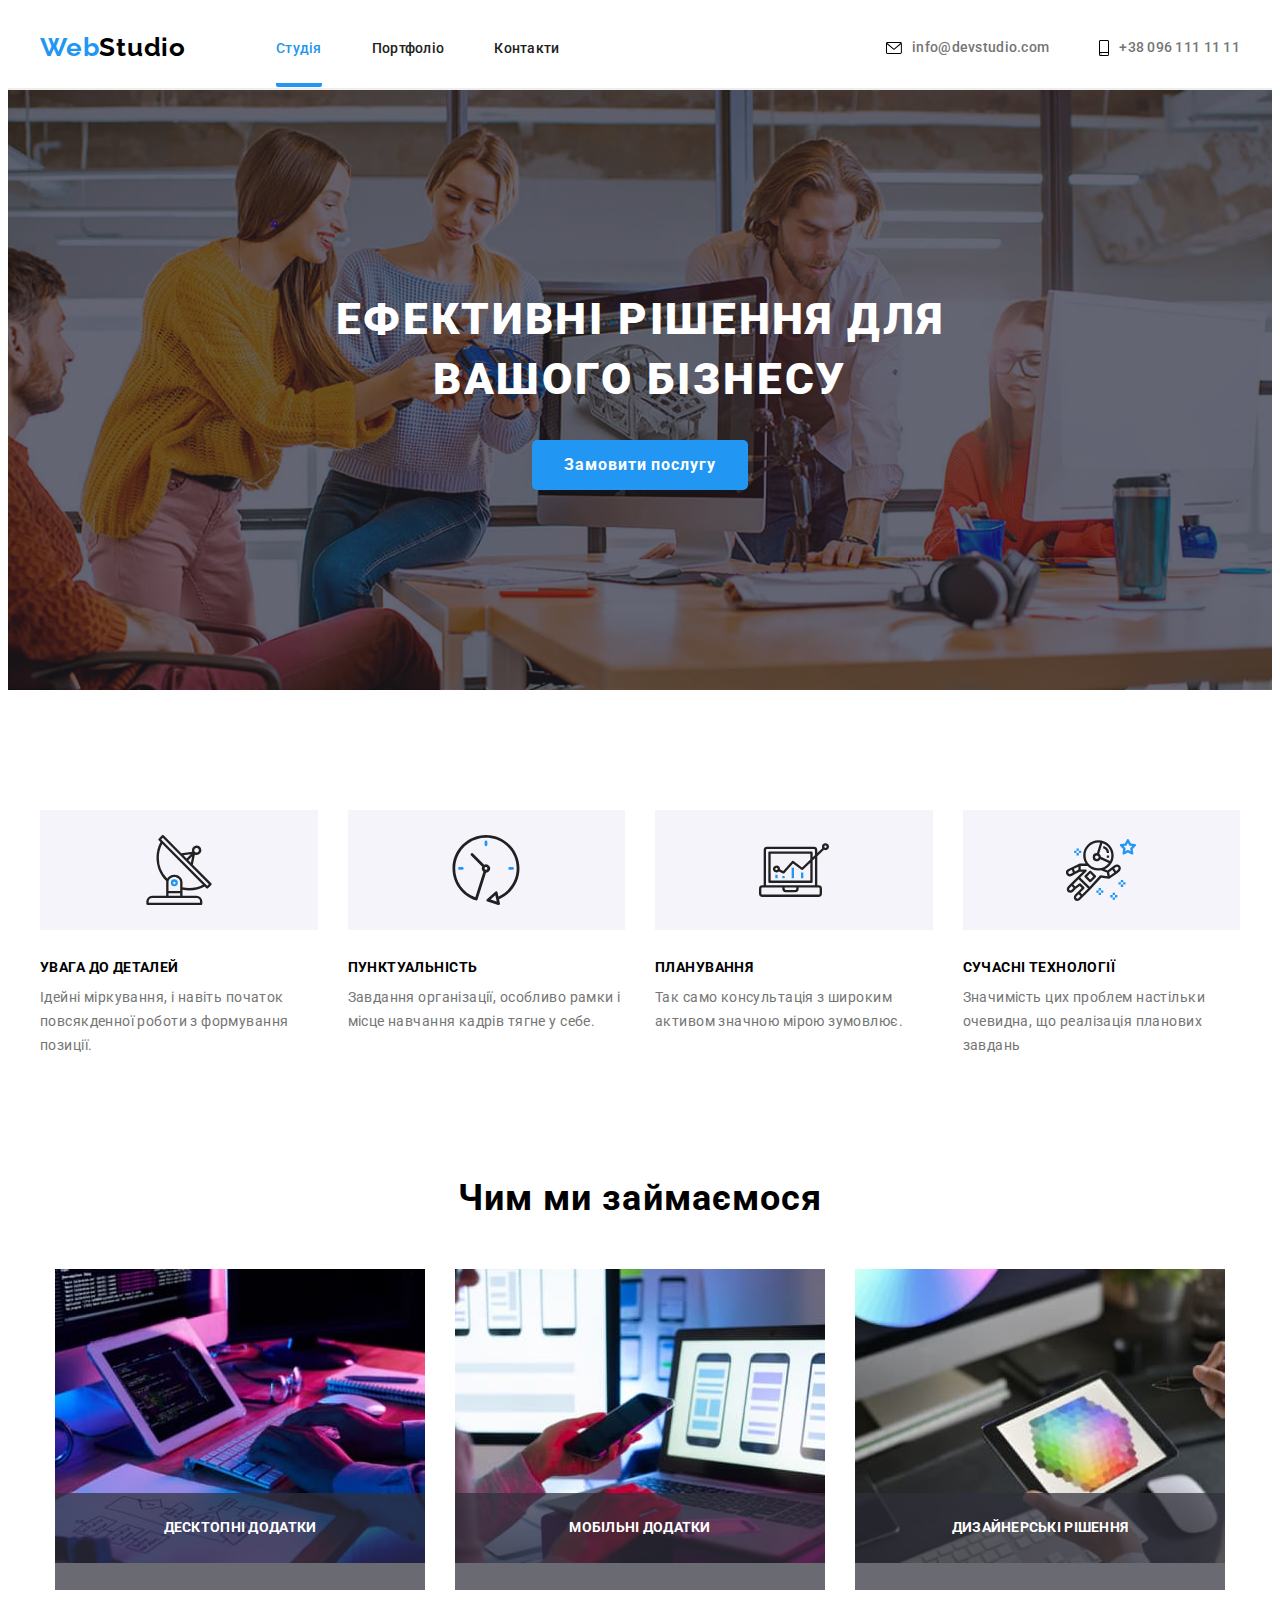
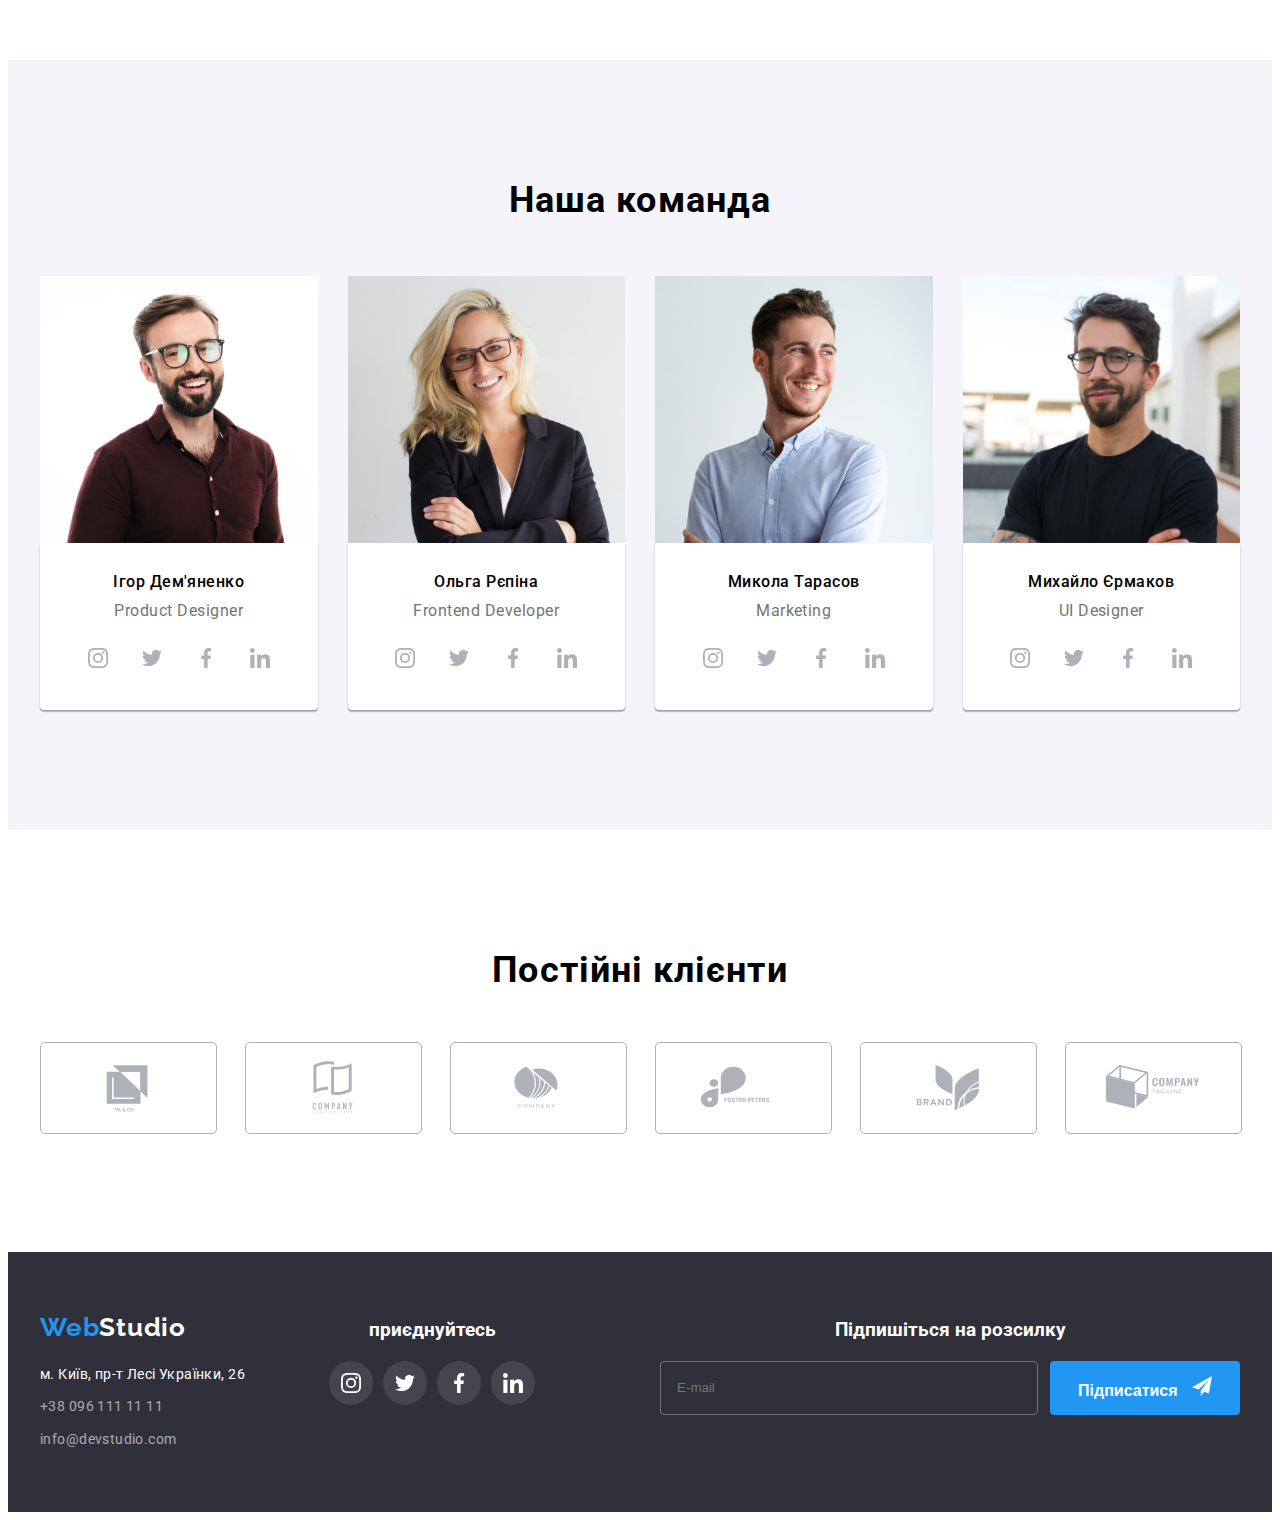
<file: index.html>
<!DOCTYPE html>
<html lang="uk">

<head>
    <meta charset="UTF-8">
    <meta http-equiv="X-UA-Compatible" content="IE=edge">
    <meta name="viewport" content="width=device-width, initial-scale=1.0">
    <link rel="preconnect" href="https://fonts.googleapis.com">
    <link rel="preconnect" href="https://fonts.gstatic.com" crossorigin>
    <link rel="stylesheet" href="https://cdnjs.cloudflare.com/ajax/libs/modern-normalize/1.1.0/modern-normalize.min.css" integrity="sha512-wpPYUAdjBVSE4KJnH1VR1HeZfpl1ub8YT/NKx4PuQ5NmX2tKuGu6U/JRp5y+Y8XG2tV+wKQpNHVUX03MfMFn9Q==" crossorigin="anonymous" referrerpolicy="no-referrer" />
    <link href="https://fonts.googleapis.com/css2?family=Raleway:wght@700&family=Roboto:wght@400;500;700;900&display=swap"
    rel="stylesheet">
    <link rel="stylesheet" href="./css/main.min.css">
    <link rel="stylesheet" href="./js/modal.js">
    <title>WebStudio</title>
</head>

<body>
    <header class="header header-container">
        <div class="container header-sss">
            <a class="logo" href="./index.html">Web <span class="logo2">Studio</span></a>
            <div class="main-menu">
                <nav class="nav">
                    <ul class="nav-list">
                        <li><a class="nav-link1" href="index.html">Студія</a></li>
                        <li><a class="nav-link2" href="portfolio.html">Портфоліо</a></li>
                        <li><a class="nav-link2" href="">Контакти</a></li>
                    </ul>
                </nav>
                <ul class="main-menu__contact">
                    <li class="main-menu__icon"><a class="main-menu__email" href="mailto:info@devstudio.com">
                            <svg class="header-container__phoneicon" width="16" height="12">
                                <use href="./img/mainimages/symbol-defs.svg#icon-envelope"></use>
                            </svg>info@devstudio.com
                        </a></li>
                    <li class="main-menu__icon"><a class="main-menu__phone" href="tel:+380961111111">
                        <svg class="header-container__phoneicon" width="10" height="16">
                            <use href="./img/mainimages/symbol-defs.svg#icon-smartphone-1"></use>
                        </svg>+38 096 111 11 11
                    </a></li>
                </ul>
            </div>
            <button class="menu-open" type="button" data-menu-open
            aria-expanded="false"
            aria-controls="mobile-menu"
            >
            <svg class="icon-close" width="40" height="40">
                <use href="./img/mainimages/symbol-defs.svg#mob-icon"></use>
            </svg>
            </button>
        </div>
        <div class="menu is-hidden" data-menu>
            <div class="container">
                <div class="mob-menu">
                    <button type="button" class="menu-close" data-menu-close>
                        <svg class="icon-close" width="18" height="18">
                            <use href="./img/mainimages/symbol-defs.svg#icon-close"></use>
                        </svg>
                    </button>
                    <ul class="menu-list">
                        <li class="menu-li"><a class="menu-link1" href="index.html">Студія</a></li>
                        <li class="menu-li"><a class="menu-link2" href="portfolio.html">Портфоліо</a></li>
                        <li class="menu-li"><a class="menu-link2" href="">Контакти</a></li>
                    </ul>
                </div>
                <div class="soc-link-menu">
                    <ul class="menu-container__contact">
                        <li class="menu-container__icon"><a class="menu-container__phone" href="tel:+380961111111">
                            +38 096 111 11 11
                        </a></li>
                        <li class="menu-container__icon"><a class="menu-container__email" href="mailto:info@devstudio.com">
                            info@devstudio.com
                            </a>
                        </li>
                    </ul>
                    <ul class="ul-link-menu">
                        <li class="li-soc-link"><a class="menu-link" href="">Instagram</a></li>
                        <li class="li-soc-link"><a class="menu-link" href="">Twitter</a></li>
                        <li class="li-soc-link"><a class="menu-link" href="">Facebook</a></li>
                        <li class="li-soc-link1"><a class="menu-link" href="">LinkedIn</a></li>
                    </ul>
                </div>
            </div>
        </div>
    </header>
    <main>
        <section class="mainsection section">
            <div class="container">
                <h1 class="maintext">ЕФЕКТИВНІ РІШЕННЯ ДЛЯ ВАШОГО БІЗНЕСУ</h1>
                <button class="btn" data-modal-open>Замовити послугу</button>
            </div>
        </section>
        <section class="section">
            <div class="container osobl">
                <h2 hidden>Наші особливості</h2>
                <ul class="osobl__list">
                    <li class="osobl__li">
                        <div class="osobl__icon">
                            <svg class="team-icons1" width="70" height="70">
                                <use href="./img/mainimages/symbol-defs.svg#icon-antenna"></use>
                            </svg>
                        </div>
                        <h3 class="osobl__name">УВАГА ДО ДЕТАЛЕЙ</h3>
                        <p class="osobl-p">Ідейні міркування, і навіть початок повсякденної роботи з формування позиції.</p>
                    </li>
                    <li class="osobl__li">
                        <div class="osobl__icon">
                            <svg class="team-icons1" width="70" height="70">
                                <use href="./img/mainimages/symbol-defs.svg#icon-clock"></use>
                            </svg>
                        </div>
                        <h3 class="osobl__name">ПУНКТУАЛЬНІСТЬ</h3>
                        <p class="osobl-p">Завдання організації, особливо рамки і місце навчання кадрів тягне у себе.</p>
                    </li>
                    <li class="osobl__li">
                        <div class="osobl__icon">
                            <svg class="team-icons1" width="70" height="70">
                                <use href="./img/mainimages/symbol-defs.svg#icon-diagram"></use>
                            </svg>
                        </div>
                        <h3 class="osobl__name">ПЛАНУВАННЯ</h3>
                        <p class="osobl-p">Так само консультація з широким активом значною мірою зумовлює.</p>
                    </li>
                    <li class="osobl__li">
                        <div class="osobl__icon">
                            <svg class="team-icons1" width="70" height="70">
                                <use href="./img/mainimages/symbol-defs.svg#icon-astronaut"></use>
                            </svg>
                        </div>
                        <h3 class="osobl__name">СУЧАСНІ ТЕХНОЛОГІЇ</h3>
                        <p class="osobl-p">Значимість цих проблем настільки очевидна, що реалізація планових завдань</p>
                    </li>
                </ul>
            </div>
        </section>
        <section class="section1">
            <div class="container about">
                <h2 class="section2">Чим ми займаємося</h2>
                <ul class="about__box">
                    <li class="li-about-item">
                        <picture>
                            <source
                                srcset="
                                ./img/img2x/about1-2x-min.jpg 2x,
                                ./img/mainimages/box1.jpg 1x" 
                                media="max-width: 1200px"
                            >
                            <img src="./img/mainimages/box1.jpg" alt="Робота за ПК" width="370">
                        </picture>
                        <h3 class="about__name">Десктопні додатки</h3>
                    </li>
                    <li class="li-about-item">
                        <picture>
                            <source
                                srcset="
                                ./img/img2x/about2-2x-min.jpg 2x,
                                ./img/mainimages/box2.jpg 1x" 
                                media="max-width: 1200px"
                            >
                            <img src="./img/mainimages/box2.jpg" alt="Робота за ПК" width="370">
                        </picture>
                        <h3 class="about__name">Мобільні додатки</h3>
                    </li>
                    <li class="li-about-item">
                        <picture>
                            <source
                                srcset="
                                ./img/img2x/about3-2x-min.jpg 2x,
                                ./img/mainimages/box3.jpg 1x" 
                                media="max-width: 1200px"
                            >
                            <img src="./img/mainimages/box3.jpg" alt="Робота за ПК" width="370">
                        </picture>
                        <h3 class="about__name">Дизайнерські рішення</h3>
                    </li>
                </ul>
            </div>
        </section>
        <section class="section3 section">
            <div class="container">
                <h2 class="team">Наша команда</h2>
                <ul class="teams">
                    <li class="team-name">
                        <picture>
                            <source
                                srcset="
                                    ./img/mainimages/t1.jpg 1x
                                    ./img/img2x/team1-2x-min.jpg 2x
                                "
                                media="min-width: 1200px"
                            >
                            <source
                                srcset="
                                    ./img/img2x/img2x-team/team-tab-1x-min.jpg 1x
                                    ./img/img2x/img2x-team/team-tab-2x-min.jpg 2x
                                "
                                media="min-width: 768px"
                            >
                            <source
                                srcset="
                                    ./img/img2x/img2x-team/team-mob-1x-min.jpg 1x
                                    ./img/img2x/img2x-team/team-mob-2x.jpg-min.jpg 2x
                                "
                                media="min-width: 480px"
                                
                            >
                            <img src="./img/mainimages/t1.jpg" alt="Продукт дизайнер" width="450">
                        </picture>
                        <div class="teamss team-container">
                            <h3 class="team-container__name">Ігор Дем'яненко</h3>
                            <p class="team-container__working" lang="en">Product Designer</p>
                            <ul class="team-container__icon">
                                <li class="team-container__icons"><a href="" class="team-container__link">
                                        <svg class="team-icons1" width="20" height="20">
                                            <use href="./img/mainimages/symbol-defs.svg#icon-instagram"></use>
                                        </svg>
                                    </a>
                                </li>
                                <li class="team-container__icons"><a href="" class="team-container__link">
                                        <svg class="team-icons1" width="20" height="20">
                                            <use href="./img/mainimages/symbol-defs.svg#icon-twitter"></use>
                                        </svg>
                                    </a>
                                </li>
                                <li class="team-container__icons"><a href="" class="team-container__link">
                                        <svg class="team-icons1" width="20" height="20">
                                            <use href="./img/mainimages/symbol-defs.svg#icon-facebook"></use>
                                        </svg>
                                    </a>
                                </li>
                                <li class="team-container__icons"><a href="" class="team-container__link">
                                        <svg class="team-icons1" width="20" height="20">
                                            <use href="./img/mainimages/symbol-defs.svg#icon-linkedin"></use>
                                        </svg>
                                    </a>
                                </li>
                            </ul>
                        </div>
                    </li>
                    <li class="team-name">
                        <picture>
                            <source
                                srcset="
                                    ./img/mainimages/t2.jpg 1x
                                    ./img/img2x/team2-2x-min.jpg 2x
                                "
                                media="min-width: 1200px"
                            >
                            <source
                                srcset="
                                    ./img/img2x/img2x-team/team2-tab-1x-min.jpg 1x
                                    ./img/img2x/img2x-team/team2-tab-2x-min.jpg 2x
                                "
                                media="min-width: 768px"
                            >
                            <source
                                srcset="
                                    ./img/img2x/img2x-team/team2-mob-1x.jpg-min.jpg 1x
                                    ./img/img2x/img2x-team/team2-mob-2x.jpg-min.jpg 2x
                                "
                                media="min-width: 480px"
                                
                            >
                            <img src="./img/mainimages/t2.jpg" alt="FrontEnd Розробник" width="450">
                        </picture>
                        <div class="teamss team-container">
                            <h3 class="team-container__name">Ольга Рєпіна</h3>
                            <p class="team-container__working" lang="en">Frontend Developer</p>
                            <ul class="team-container__icon">
                                <li class="team-container__icons"><a href="" class="team-container__link">
                                        <svg class="team-icons1" width="20" height="20">
                                            <use href="./img/mainimages/symbol-defs.svg#icon-instagram"></use>
                                        </svg>
                                    </a>
                                </li>
                                <li class="team-container__icons"><a href="" class="team-container__link">
                                        <svg class="team-icons1" width="20" height="20">
                                            <use href="./img/mainimages/symbol-defs.svg#icon-twitter"></use>
                                        </svg>
                                    </a>
                                </li>
                                <li class="team-container__icons"><a href="" class="team-container__link">
                                        <svg class="team-icons1" width="20" height="20">
                                            <use href="./img/mainimages/symbol-defs.svg#icon-facebook"></use>
                                        </svg>
                                    </a>
                                </li>
                                <li class="team-container__icons"><a href="" class="team-container__link">
                                        <svg class="team-icons1" width="20" height="20">
                                            <use href="./img/mainimages/symbol-defs.svg#icon-linkedin"></use>
                                        </svg>
                                    </a>
                                </li>
                            </ul>
                        </div>
                    </li>
                    <li class="team-name">
                        <picture>
                            <source
                                srcset="
                                    ./img/mainimages/t3.jpg 1x
                                    ./img/img2x/team3-2x-min.jpg 2x
                                "
                                media="min-width: 1200px"
                            >
                            <source
                                srcset="
                                    ./img/img2x/img2x-team/team3-tab-1x-min.jpg 1x
                                    ./img/img2x/img2x-team/team3-tab-2x-min.jpg 2x
                                "
                                media="min-width: 768px"
                            >
                            <source
                                srcset="
                                    ./img/img2x/img2x-team/team3-mob-1x.jpg-min.jpg 1x
                                    ./img/img2x/img2x-team/team3-mob-2x.jpg-min.jpg 2x
                                "
                                media="min-width: 480px"
                                
                            >
                            <img src="./img/mainimages/t3.jpg" alt="Маркетінг" width="450">
                        </picture>
                        <div class="teamss team-container">
                            <h3 class="team-container__name">Микола Тарасов</h3>
                            <p class="team-container__working" lang="en">Marketing</p>
                            <ul class="team-container__icon">
                                <li class="team-container__icons"><a href="" class="team-container__link">
                                        <svg class="team-icons1" width="20" height="20">
                                            <use href="./img/mainimages/symbol-defs.svg#icon-instagram"></use>
                                        </svg>
                                    </a>
                                </li>
                                <li class="team-container__icons"><a href="" class="team-container__link">
                                        <svg class="team-icons1" width="20" height="20">
                                            <use href="./img/mainimages/symbol-defs.svg#icon-twitter"></use>
                                        </svg>
                                    </a>
                                </li>
                                <li class="team-container__icons"><a href="" class="team-container__link">
                                        <svg class="team-icons1" width="20" height="20">
                                            <use href="./img/mainimages/symbol-defs.svg#icon-facebook"></use>
                                        </svg>
                                    </a>
                                </li>
                                <li class="team-container__icons"><a href="" class="team-container__link">
                                        <svg class="team-icons1" width="20" height="20">
                                            <use href="./img/mainimages/symbol-defs.svg#icon-linkedin"></use>
                                        </svg>
                                    </a>
                                </li>
                            </ul>
                        </div>
                    </li>
                    <li class="team-name">
                        <picture>
                            <source
                                srcset="
                                    ./img/mainimages/t4.jpg 1x
                                    ./img/img2x/team4-2x-min.jpg 2x
                                "
                                media="min-width: 1200px"
                            >
                            <source
                                srcset="
                                    ./img/img2x/img2x-team/team4-tab-1x-min.jpg 1x
                                    ./img/img2x/img2x-team/team4-tab-2x-min.jpg 2x
                                "
                                media="min-width: 768px"
                            >
                            <source
                                srcset="
                                    ./img/img2x/img2x-team/team4-mob-1x.jpg-min.jpg 1x
                                    ./img/img2x/img2x-team/team4-mob-2x.jpg-min.jpg 2x
                                "
                                media="min-width: 480px"
                                
                            >
                            <img src="./img/mainimages/t4.jpg" alt="UI дизайнер" width="450">
                        </picture>
                        <div class="teamss team-container">
                            <h3 class="team-container__name">Михайло Єрмаков</h3>
                            <p class="team-container__working" lang="en">UI Designer</p>
                            <ul class="team-container__icon">
                                <li class="team-container__icons"><a href="" class="team-container__link">
                                        <svg class="team-icons1" width="20" height="20">
                                            <use href="./img/mainimages/symbol-defs.svg#icon-instagram"></use>
                                        </svg>
                                    </a>
                                </li>
                                <li class="team-container__icons"><a href="" class="team-container__link">
                                        <svg class="team-icons1" width="20" height="20">
                                            <use href="./img/mainimages/symbol-defs.svg#icon-twitter"></use>
                                        </svg>
                                    </a>
                                </li>
                                <li class="team-container__icons"><a href="" class="team-container__link">
                                        <svg class="team-icons1" width="20" height="20">
                                            <use href="./img/mainimages/symbol-defs.svg#icon-facebook"></use>
                                        </svg>
                                    </a>
                                </li>
                                <li class="team-container__icons"><a href="" class="team-container__link">
                                        <svg class="team-icons1" width="20" height="20">
                                            <use href="./img/mainimages/symbol-defs.svg#icon-linkedin"></use>
                                        </svg>
                                    </a>
                                </li>
                            </ul>
                        </div>
                    </li>
                </ul>
            </div>
        </section>
        <section class="section">
            <div class="container client-container">
                <h2 class="client-container__clients section2">Постійні клієнти</h2>
                <ul class="client-container__icon">
                    <li class="client-container__icon1"><a href="" class="client-container__link">
                        <svg class="client-container__icons" width="106" height="60">
                            <use href="./img/mainimages/symbol-defs.svg#icon-Logo1"></use>
                        </svg>
                    </a></li>
                    <li class="client-container__icon1"><a href="" class="client-container__link">
                        <svg class="client-container__icons" width="106" height="60">
                            <use href="./img/mainimages/symbol-defs.svg#icon-Logo2"></use>
                        </svg>
                    </a></li>
                    <li class="client-container__icon1"><a href="" class="client-container__link">
                        <svg class="client-container__icons" width="106" height="60">
                            <use href="./img/mainimages/symbol-defs.svg#icon-Logo3"></use>
                        </svg>
                    </a></li>
                    <li class="client-container__icon1"><a href="" class="client-container__link">
                        <svg class="client-container__icons" width="106" height="60">
                            <use href="./img/mainimages/symbol-defs.svg#icon-Logo-4"></use>
                        </svg>
                    </a></li>
                    <li class="client-container__icon1"><a href="" class="client-container__link">
                        <svg class="client-container__icons" width="106" height="60">
                            <use href="./img/mainimages/symbol-defs.svg#icon-Logo5"></use>
                        </svg>
                    </a></li>
                    <li class="client-container__icon1"><a href="" class="client-container__link">
                        <svg class="client-container__icons" width="106" height="60">
                            <use href="./img/mainimages/symbol-defs.svg#icon-Logo6"></use>
                        </svg>
                    </a></li>
                </ul>
            </div>
        </section>
    </main>
    <footer class="footer">
        <div class="container footer-items">
            <div class="footer-tablet">
                <div class="cont-icons footer-container">
                    <a class="footer-container__logo3" href="./index.html">Web <span class="logo4">Studio</span></a>
                    <address class="footer-container___address">
                        <ul class="footer-container__icons">
                            <li class="footer-container__li"><a class="footer-container__adresa" href="https://goo.gl/maps/CPtrU1FHBa2aNyZL9" target="_blank"
                                    rel="noopener noreferrer nofollow">м. Київ, пр-т Лесі Українки, 26</a></li>
                            <li class="footer-container__li"><a class="footer-container__mailfooter" href="tel:+380961111111">+38 096 111 11 11</a></li>
                            <li class="footer-container__li"><a class="footer-container__mailfooter" href="mailto:info@devstudio.com">info@devstudio.com</a></li>
                        </ul>
                    </address>
                </div>
                <div class="cont-icons footer-conticons">
                    <h3 class="footer-conticons__link osobl-name">приєднуйтесь</h3>
                    <ul class="icons-f">
                        <li class="footer-conticons__icon"><a class="footer-conticons__soclink" href="">
                            <svg class="footer-conticons__icons" width="20" height="20">
                                <use href="./img/mainimages/symbol-defs.svg#icon-instagram"></use>
                            </svg>
                        </a></li>
                        <li class="footer-conticons__icon"><a class="footer-conticons__soclink" href="">
                            <svg class="footer-conticons__icons" width="20" height="20">
                                <use href="./img/mainimages/symbol-defs.svg#icon-twitter"></use>
                            </svg>
                        </a></li>
                        <li class="footer-conticons__icon"><a class="footer-conticons__soclink" href="">
                            <svg class="footer-conticons__icons" width="20" height="20">
                                <use href="./img/mainimages/symbol-defs.svg#icon-facebook"></use>
                            </svg>
                        </a></li>
                        <li class="footer-conticons__icon"><a class="footer-conticons__soclink" href="">
                            <svg class="footer-conticons__icons" width="20" height="20">
                                <use href="./img/mainimages/symbol-defs.svg#icon-linkedin"></use>
                            </svg>
                        </a></li>
                    </ul>
                </div>
            </div>
            <div class="div-input-footer">
                <h3 class="footer-conticons__link osobl-name">Підпишіться на розсилку</h3>
                <div class="div-footer-in footer-inp">
                    <input type="email" class="footer-inp__input" placeholder="E-mail">
                    <button type="submit" class="footer-inp__btn">Підписатися 
                        <svg class="footer-icons-in" width="20" height="20">
                            <use href="./img/mainimages/symbol-defs.svg#icon-send"></use>
                        </svg>
                    </button>
                </div>
            </div>
        </div>
    </footer>
    <div class="div-hidden is-hidden" data-modal>
        <div class="model">
            <button class="btn-close" type="button" data-modal-close>
                <svg class="icon-close" width="18" height="18">
                    <use href="./img/mainimages/symbol-defs.svg#icon-close"></use>
                </svg>
            </button>
            <p class="model-p">Залиште свої дані, ми вам передзвонимо</p>
            <form action="model">
                <div class="div-model">
                    <label for="label-text" class="label-input"><span class="item-label-text">Імя</span>
                        <input type="text" name="user-name" class="model-input" id="label-text" required>
                        <svg class="icon-user" width="18" height="18">
                            <use href="./img/mainimages/symbol-defs.svg#icon-person-model"></use>
                        </svg>
                    </label>
                </div>
                <div class="div-model">
                    <label for="label-phone" class="label-input"><span class="item-label-text">Телефон</span>
                        <input type="tel" name="user-phone" class="model-input" id="label-phone" required>
                        <svg class="icon-user" width="18" height="18">
                            <use href="./img/mainimages/symbol-defs.svg#icon-phone-model"></use>
                        </svg>
                    </label>
                </div>
                <div class="div-model">
                    <label for="label-email" class="label-input"><span class="item-label-text">Пошта</span>
                        <input type="email" name="user-email" class="model-input" id="label-email" required>
                        <svg class="icon-user" width="18" height="18">
                            <use href="./img/mainimages/symbol-defs.svg#icon-email-model"></use>
                        </svg>
                    </label>
                </div>
                <div class="div-model">
                    <label for="user-coment" class="label-input"><span class="item-label-text">Коментар</span></label>
                    <textarea name="user-coment" id="user-coment" class="modelcomments" placeholder="Введіть текст"></textarea>
                </div>
                <div class="checkbox-div">
                    <input type="checkbox" class="checkbox-input-modal visually-hidden" id="checkboxinput" required>
                    <label for="checkboxinput" class="checkbox-label"><span class="text-model">Погоджуюся з розсилкою та приймаю</span><a href="" class="dogovir"> Умови договору</a></label>
                </div>
                <button type="submit" class="btn-model">Відправити</button>
            </form>
        </div>
    </div>
    <script src="./js/modal.js"></script>
    <script src="./js/menu.js"></script>
</body>

</html>
</file>
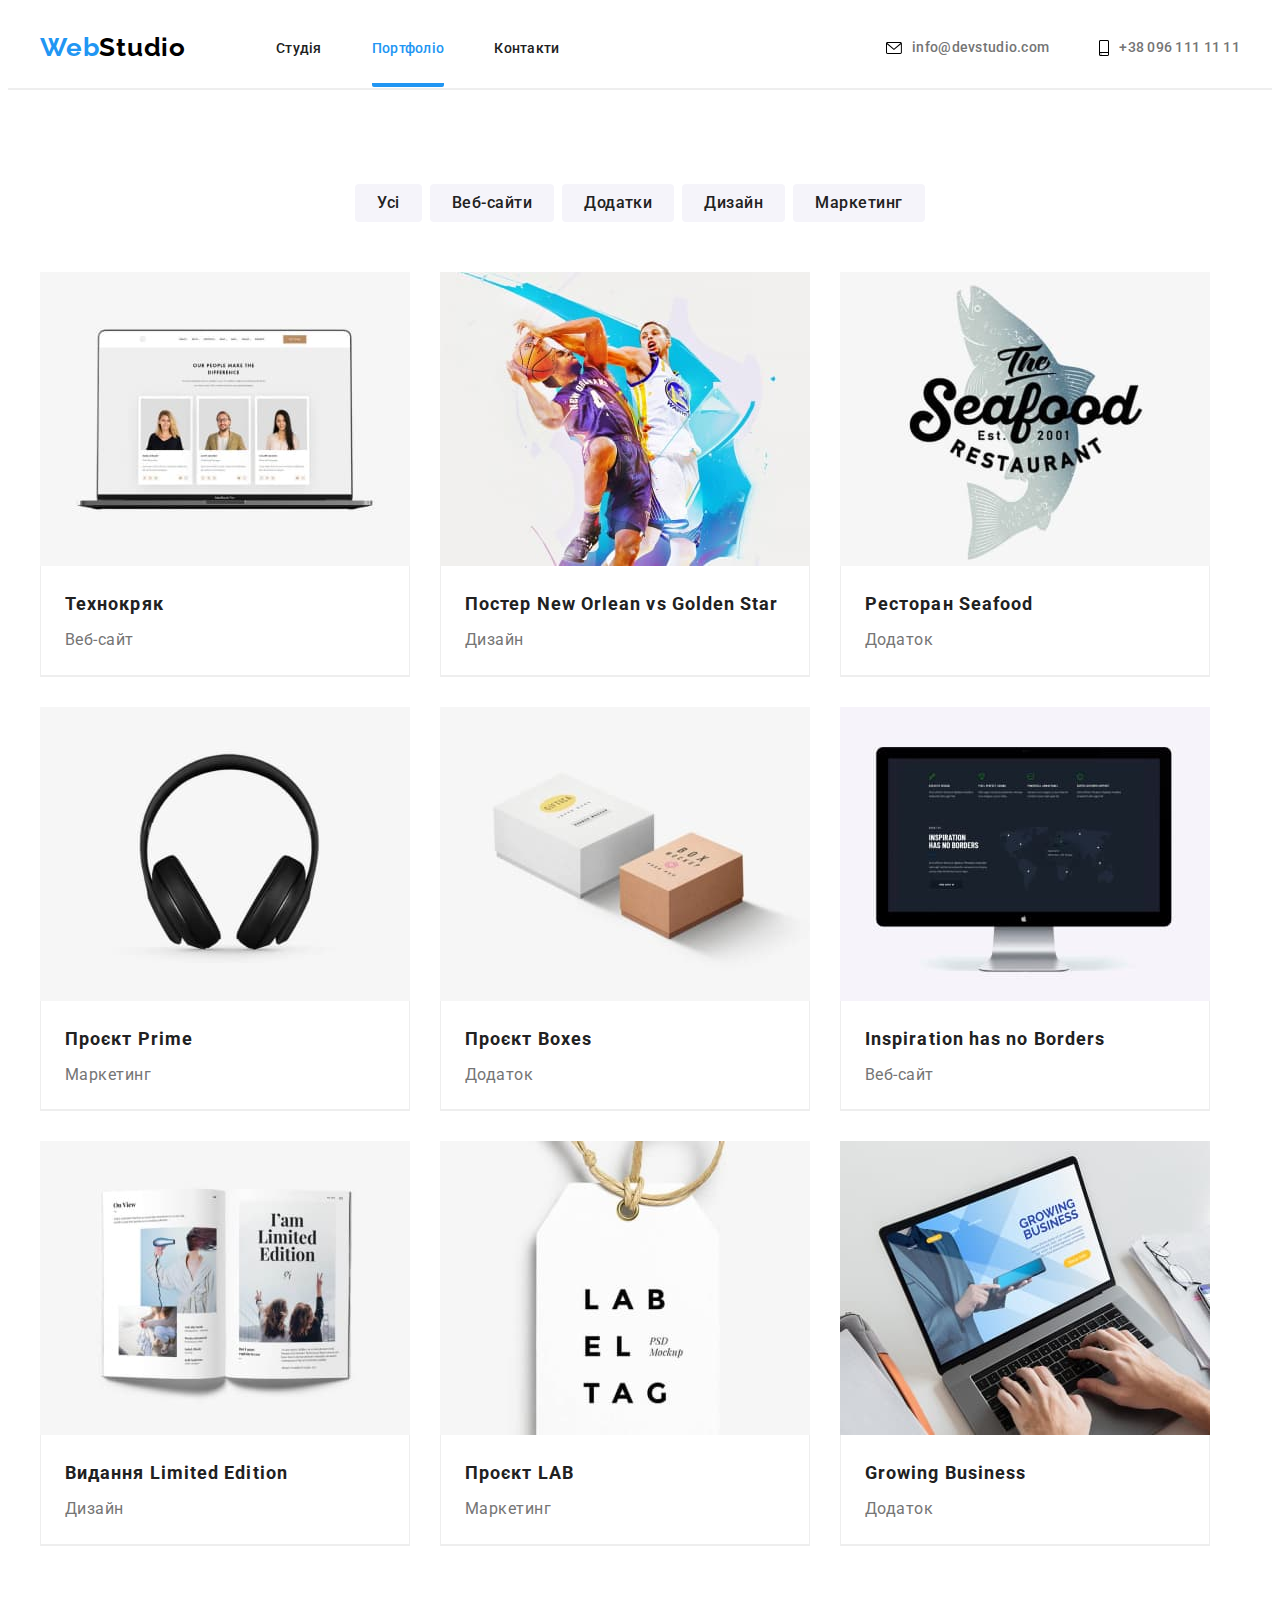
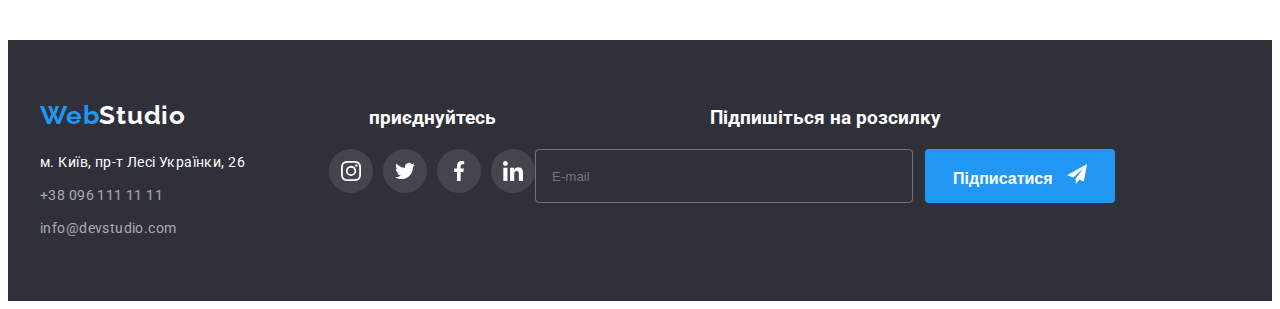
<file: portfolio.html>
<!DOCTYPE html>
<html lang="uk">
<head>
    <meta charset="UTF-8">
    <meta http-equiv="X-UA-Compatible" content="IE=edge">
    <meta name="viewport" content="width=device-width, initial-scale=1.0">
    <link rel="preconnect" href="https://fonts.googleapis.com">
    <link rel="stylesheet" href="https://cdnjs.cloudflare.com/ajax/libs/modern-normalize/1.1.0/modern-normalize.min.css"
        integrity="sha512-wpPYUAdjBVSE4KJnH1VR1HeZfpl1ub8YT/NKx4PuQ5NmX2tKuGu6U/JRp5y+Y8XG2tV+wKQpNHVUX03MfMFn9Q=="
        crossorigin="anonymous" referrerpolicy="no-referrer" />
    <link rel="preconnect" href="https://fonts.gstatic.com" crossorigin>
    <link href="https://fonts.googleapis.com/css2?family=Raleway:wght@700&family=Roboto:wght@400;500;700;900&display=swap"
    rel="stylesheet">
    <link rel="stylesheet" href="./css/main.min.css">
    <title>WebStudio</title>
</head>
<body>
    <header class="header header-container">
        <div class="container header-sss">
            <a class="logo" href="./index.html">Web <span class="logo2">Studio</span></a>
            <div class="main-menu">
                <nav class="nav">
                    <ul class="nav-list">
                        <li><a class="nav-link2" href="index.html">Студія</a></li>
                        <li><a class="nav-link1" href="portfolio.html">Портфоліо</a></li>
                        <li><a class="nav-link2" href="">Контакти</a></li>
                    </ul>
                </nav>
                <ul class="main-menu__contact">
                    <li class="main-menu__icon"><a class="main-menu__email" href="mailto:info@devstudio.com">
                            <svg class="header-container__phoneicon" width="16" height="12">
                                <use href="./img/mainimages/symbol-defs.svg#icon-envelope"></use>
                            </svg>info@devstudio.com
                        </a></li>
                    <li class="main-menu__icon"><a class="main-menu__phone" href="tel:+380961111111">
                        <svg class="header-container__phoneicon" width="10" height="16">
                            <use href="./img/mainimages/symbol-defs.svg#icon-smartphone-1"></use>
                        </svg>+38 096 111 11 11
                    </a></li>
                </ul>
            </div>
            <button class="menu-open" type="button" data-menu-open
            aria-expanded="false"
            aria-controls="mobile-menu"
            >
            <svg class="icon-close" width="40" height="40">
                <use href="./img/mainimages/symbol-defs.svg#mob-icon"></use>
            </svg>
            </button>
        </div>
        <div class="menu is-hidden" data-menu>
            <div class="container">
                <div class="mob-menu">
                    <button type="button" class="menu-close" data-menu-close>
                        <svg class="icon-close" width="18" height="18">
                            <use href="./img/mainimages/symbol-defs.svg#icon-close"></use>
                        </svg>
                    </button>
                    <ul class="menu-list">
                        <li class="menu-li"><a class="menu-link1" href="index.html">Студія</a></li>
                        <li class="menu-li"><a class="menu-link2" href="portfolio.html">Портфоліо</a></li>
                        <li class="menu-li"><a class="menu-link2" href="">Контакти</a></li>
                    </ul>
                </div>
                <div class="soc-link-menu">
                    <ul class="menu-container__contact">
                        <li class="menu-container__icon"><a class="menu-container__phone" href="tel:+380961111111">
                            +38 096 111 11 11
                        </a></li>
                        <li class="menu-container__icon"><a class="menu-container__email" href="mailto:info@devstudio.com">
                            info@devstudio.com
                            </a>
                        </li>
                    </ul>
                    <ul class="ul-link-menu">
                        <li class="li-soc-link"><a class="menu-link" href="">Instagram</a></li>
                        <li class="li-soc-link"><a class="menu-link" href="">Twitter</a></li>
                        <li class="li-soc-link"><a class="menu-link" href="">Facebook</a></li>
                        <li class="li-soc-link"><a class="menu-link" href="">LinkedIn</a></li>
                    </ul>
                </div>
            </div>
        </div>
    </header>
    <main>
        <section class="section-navigation">
            <div class="container">
                <div class="div-navig">
                    <ul class="navigation-list">
                        <li class="navigation-text"><button class="navigation" type="button">Усі</button></li>
                        <li class="navigation-text"><button class="navigation" type="button">Веб-сайти</button></li>
                        <li class="navigation-text"><button class="navigation" type="button">Додатки</button></li>
                        <li class="navigation-text"><button class="navigation" type="button">Дизайн</button></li>
                        <li class="navigation-text"><button class="navigation" type="button">Маркетинг</button></li>
                    </ul>
                </div>
                <ul class="content-list">
                    <li class="content-img">
                        <a href="" class="link-container">
                            <div class="text-uping">
                                <img src="./img/portfolio/1.jpg" alt="Веб-сайт" width="370">
                                <p class="text-up">
                                    Ресурс пропонує комплексні пропозиції з різним рівнем функціоналу та сервісів. Все це дозволить відвідувачу
                                    отримати
                                    вичерпні відомості про компанію чи приватну особу.
                                </p>
                            </div>
                            <div class="project">
                                <h3 class="projects">Технокряк</h3>
                                <p class="projects-name" lang="uk">Веб-сайт</p>
                            </div>
                        </a>  
                    </li>
                    <li class="content-img">
                        <a href="" class="link-container">
                            <div class="text-uping">
                                <img src="./img/portfolio/2.jpg" alt="Дизайн" width="370">
                                <p class="text-up">
                                    Ресурс пропонує комплексні пропозиції з різним рівнем функціоналу та сервісів. Все це дозволить відвідувачу
                                    отримати
                                    вичерпні відомості про компанію чи приватну особу.
                                </p>
                            </div>
                            <div class="project">
                                <h3 class="projects">Постер New Orlean vs Golden Star</h3>
                                <p class="projects-name" lang="uk">Дизайн</p>
                            </div>
                        </a>
                    </li>
                    <li class="content-img">
                        <a href="" class="link-container">
                            <div class="text-uping">
                                <img src="./img/portfolio/3.jpg" alt="Веб-сайт" width="370">
                                <p class="text-up">
                                    Ресурс пропонує комплексні пропозиції з різним рівнем функціоналу та сервісів. Все це дозволить відвідувачу
                                    отримати
                                    вичерпні відомості про компанію чи приватну особу.
                                </p>
                            </div>
                            <div class="project">
                                <h3 class="projects">Ресторан Seafood</h3>
                                <p class="projects-name" lang="uk">Додаток</p>
                            </div>
                        </a>
                    </li>
                    <li class="content-img">
                        <a href="" class="link-container">
                            <div class="text-uping">
                                <img src="./img/portfolio/4.jpg" alt="Веб-сайт" width="370">
                                <p class="text-up">
                                    Ресурс пропонує комплексні пропозиції з різним рівнем функціоналу та сервісів. Все це дозволить відвідувачу
                                    отримати
                                    вичерпні відомості про компанію чи приватну особу.
                                </p>
                            </div>
                            <div class="project">
                                <h3 class="projects">Проєкт Prime</h3>
                                <p class="projects-name" lang="uk">Маркетинг</p>
                            </div>
                        </a>
                    </li>
                    <li class="content-img">
                        <a href="" class="link-container">
                            <div class="text-uping">
                                <img src="./img/portfolio/5.jpg" alt="Веб-сайт" width="370">
                                <p class="text-up">
                                    Ресурс пропонує комплексні пропозиції з різним рівнем функціоналу та сервісів. Все це дозволить відвідувачу
                                    отримати
                                    вичерпні відомості про компанію чи приватну особу.
                                </p>
                            </div>
                            <div class="project">
                                <h3 class="projects">Проєкт Boxes</h3>
                                <p class="projects-name" lang="uk">Додаток</p>
                            </div>
                        </a>
                    </li>
                    <li class="content-img">
                        <a href="" class="link-container">
                            <div class="text-uping">
                                <img src="./img/portfolio/6.jpg" alt="Веб-сайт" width="370">
                                <p class="text-up">
                                    Ресурс пропонує комплексні пропозиції з різним рівнем функціоналу та сервісів. Все це дозволить відвідувачу
                                    отримати
                                    вичерпні відомості про компанію чи приватну особу.
                                </p>
                            </div>
                            <div class="project">
                                <h3 class="projects">Inspiration has no Borders</h3>
                                <p class="projects-name" lang="uk">Веб-сайт</p>
                            </div>
                        </a>
                    </li>
                    <li class="content-img">
                        <a href="" class="link-container">
                            <div class="text-uping">
                                <img src="./img/portfolio/7.jpg" alt="Веб-сайт" width="370">
                                <p class="text-up">
                                    Ресурс пропонує комплексні пропозиції з різним рівнем функціоналу та сервісів. Все це дозволить відвідувачу
                                    отримати
                                    вичерпні відомості про компанію чи приватну особу.
                                </p>
                            </div>
                            <div class="project">
                                <h3 class="projects">Видання Limited Edition</h3>
                                <p class="projects-name" lang="uk">Дизайн</p>
                            </div>
                        </a>
                    </li>
                    <li class="content-img">
                        <a href="" class="link-container">
                            <div class="text-uping">
                                <img src="./img/portfolio/8.jpg" alt="Веб-сайт" width="370">
                                <p class="text-up">
                                    Ресурс пропонує комплексні пропозиції з різним рівнем функціоналу та сервісів. Все це дозволить відвідувачу
                                    отримати
                                    вичерпні відомості про компанію чи приватну особу.
                                </p>
                            </div>
                            <div class="project">
                                <h3 class="projects">Проєкт LAB</h3>
                                <p class="projects-name" lang="uk">Маркетинг</p>
                            </div>
                        </a>
                    </li>
                    <li class="content-img">
                        <a href="" class="link-container">
                            <div class="text-uping">
                                <img src="./img/portfolio/9.jpg" alt="Веб-сайт" width="370">
                                <p class="text-up">
                                    Ресурс пропонує комплексні пропозиції з різним рівнем функціоналу та сервісів. Все це дозволить відвідувачу
                                    отримати
                                    вичерпні відомості про компанію чи приватну особу.
                                </p>
                            </div>
                            <div class="project">
                                <h3 class="projects">Growing Business</h3>
                                <p class="projects-name" lang="uk">Додаток</p>
                            </div>
                        </a>
                    </li>
                </ul>
            </div>
        </section>
    </main>
    <footer class="footer">
        <div class="container footer-items">
            <div class="footer-tablet">
                <div class="cont-icons footer-container">
                    <a class="footer-container__logo3" href="./index.html">Web <span class="logo4">Studio</span></a>
                    <address class="footer-container___address">
                        <ul class="footer-container__icons">
                            <li class="footer-container__li"><a class="footer-container__adresa" href="https://goo.gl/maps/CPtrU1FHBa2aNyZL9" target="_blank"
                                    rel="noopener noreferrer nofollow">м. Київ, пр-т Лесі Українки, 26</a></li>
                            <li class="footer-container__li"><a class="footer-container__mailfooter" href="tel:+380961111111">+38 096 111 11 11</a></li>
                            <li class="footer-container__li"><a class="footer-container__mailfooter" href="mailto:info@devstudio.com">info@devstudio.com</a></li>
                        </ul>
                    </address>
                </div>
                <div class="cont-icons footer-conticons">
                    <h3 class="footer-conticons__link osobl-name">приєднуйтесь</h3>
                    <ul class="icons-f">
                        <li class="footer-conticons__icon"><a class="footer-conticons__soclink" href="">
                            <svg class="footer-conticons__icons" width="20" height="20">
                                <use href="./img/mainimages/symbol-defs.svg#icon-instagram"></use>
                            </svg>
                        </a></li>
                        <li class="footer-conticons__icon"><a class="footer-conticons__soclink" href="">
                            <svg class="footer-conticons__icons" width="20" height="20">
                                <use href="./img/mainimages/symbol-defs.svg#icon-twitter"></use>
                            </svg>
                        </a></li>
                        <li class="footer-conticons__icon"><a class="footer-conticons__soclink" href="">
                            <svg class="footer-conticons__icons" width="20" height="20">
                                <use href="./img/mainimages/symbol-defs.svg#icon-facebook"></use>
                            </svg>
                        </a></li>
                        <li class="footer-conticons__icon"><a class="footer-conticons__soclink" href="">
                            <svg class="footer-conticons__icons" width="20" height="20">
                                <use href="./img/mainimages/symbol-defs.svg#icon-linkedin"></use>
                            </svg>
                        </a></li>
                    </ul>
                </div>
            </div>
            <div>
                <h3 class="footer-conticons__link osobl-name">Підпишіться на розсилку</h3>
                <div class="div-footer-in footer-inp">
                    <input type="email" class="footer-inp__input" placeholder="E-mail">
                    <button type="submit" class="footer-inp__btn">Підписатися 
                        <svg class="footer-icons-in" width="20" height="20">
                            <use href="./img/mainimages/symbol-defs.svg#icon-send"></use>
                        </svg>
                    </button>
                </div>
            </div>
        </div>
    </footer>
    <script src="./js/modal.js"></script>
</body>
</html>
</file>
<file: css/main.min.css>
p,h1,h2,h3,h4,h5,h6{margin:0}ul,ol{margin:0;padding-left:0}p{color:#757575}a{text-decoration:none}li{list-style-type:none}body{font-family:"Roboto",sans-serif}address{font-style:normal}img{display:block;height:auto;max-width:100%}.container{width:100%;padding-left:15px;padding-right:15px;margin:0 auto}@media screen and (min-width: 480px){.container{max-width:480px}}@media screen and (min-width: 768px){.container{max-width:768px}}@media screen and (min-width: 1200px){.container{max-width:1200px}}.section{padding-top:84px;padding-bottom:84px}@media screen and (min-width: 768px){.section{padding-top:100px;padding-bottom:100px}}@media screen and (min-width: 1200px){.section{padding-top:120px;padding-bottom:120px}}@media screen and (max-width: 1200px){.section1{display:none}}.section2{font-size:36px;font-weight:700;line-height:1.16;text-align:center;letter-spacing:.03em;margin-bottom:50px}.section3{background-color:#f5f4fa}.section-navigation{padding-top:94px;padding-bottom:94px}.footer-container__adresa{color:#fff;font-size:14px;line-height:1.71;letter-spacing:.03em}.footer-container__mailfooter{font-size:14px;line-height:1.71;letter-spacing:.03em;color:rgba(255,255,255,.6)}.main-menu__email{color:#757575;text-decoration:none;font-weight:500;font-size:14px;line-height:1.14;letter-spacing:.02em;display:flex;align-items:center;justify-content:center;transition:color 250ms cubic-bezier(0.4, 0, 0.2, 1),fill 250ms cubic-bezier(0.4, 0, 0.2, 1)}.main-menu__email:hover{color:#2196f3;fill:#2196f3}.main-menu__email:focus{color:#2196f3;fill:#2196f3}.main-menu__phone{color:#757575;text-decoration:none;font-weight:500;font-size:14px;line-height:1.14;letter-spacing:.02em;display:flex;align-items:center;transition:color 250ms cubic-bezier(0.4, 0, 0.2, 1),fill 250ms cubic-bezier(0.4, 0, 0.2, 1)}.main-menu__phone:hover{color:#2196f3;fill:#2196f3}.main-menu__phone:focus{color:#2196f3;fill:#2196f3}.div-hidden{position:relative;justify-content:center;align-items:center;display:flex;bottom:450px;position:fixed;width:100%;height:100%;top:0;transition:opacity 250ms cubic-bezier(0.4, 0, 0.2, 1),visibility 250ms cubic-bezier(0.4, 0, 0.2, 1);background:rgba(0,0,0,.2)}.div-hidden.is-hidden{visibility:hidden;opacity:0;pointer-events:none}.visually-hidden{position:absolute;white-space:nowrap;width:1px;height:1px;overflow:hidden;border:0;padding:0;clip:rect(0 0 0 0);-webkit-clip-path:inset(50%);clip-path:inset(50%);margin:-1px}.is-hidden{visibility:hidden;opacity:0;pointer-events:none}.menu{padding:40px;width:100vw;height:100vh;position:fixed;background-color:#fff;top:0;z-index:1}.menu>.container{height:100%;display:flex;flex-direction:column;justify-content:space-between;overflow:auto}.main-menu{display:flex;align-items:center}.menu-link1{color:#2196f3;font-weight:500;font-size:40px;line-height:1.14;letter-spacing:.02em;padding-bottom:27px;border-radius:2px}.menu-link1:hover{color:#2196f3;padding-bottom:27px}.menu-link2{color:#212121;font-weight:500;font-size:40px;line-height:1.14;letter-spacing:.02em;transition:color 250ms cubic-bezier(0.4, 0, 0.2, 1),border-bottom 250ms cubic-bezier(0.4, 0, 0.2, 1);margin-bottom:35px}.menu-link2:hover{color:#2196f3;padding-bottom:27px}.menu-link2:focus{color:#2196f3;padding-bottom:27px}.menu-container__contact{margin-left:auto;margin-bottom:64px}@media screen and (min-width: 768px){.menu-container__contact{display:block}}@media screen and (min-width: 1200px){.menu-container__contact{display:flex;gap:50px;justify-content:center}}.menu-container__icon:nth-child(1){margin-bottom:20px}.menu-container__email{font-weight:500;font-size:24px;color:#757575}.menu-container__phone{font-weight:500;font-size:34px;color:#2196f3}.menu-li:nth-last-child(n+2){margin-bottom:35px}.ul-link-menu{display:flex;text-align:left;gap:20px}.li-soc-link{position:relative}.li-soc-link::after{position:absolute;content:"";height:22px;width:1px;background-color:rgba(33,33,33,.2);margin-left:10px}.menu-link{color:#2196f3}.logo{font-family:"Raleway",sans-serif;color:#2196f3;font-weight:700;font-size:26px;line-height:1.2;letter-spacing:.03em;display:flex}.logo2{color:#000}.footer-container__logo3{font-family:"Raleway",sans-serif;color:#2196f3;font-weight:700;font-size:26px;line-height:1.19;letter-spacing:.03em;display:block;margin-bottom:20px}.logo4{color:#fff}@media screen and (min-width: 1200px){.footer-container__logo3{display:flex}}.header{border-bottom:2px solid #eee;padding-top:24px;padding-bottom:25px}.header-sss{display:flex;align-items:center;margin:0 auto}.header{border-bottom:2px solid #eee;padding-top:24px;padding-bottom:25px}.main-menu{display:flex;align-items:center;margin-left:90px;width:100%}@media screen and (max-width: 768px){.main-menu{display:none}}@media screen and (min-width: 768px){.main-menu__contact{display:block;align-items:center;margin-left:auto}}@media screen and (min-width: 1200px){.main-menu__contact{display:flex;gap:50px;align-items:center;margin-left:auto}}@media screen and (min-width: 768px){.main-menu__icon:nth-child(1){margin-bottom:10px}}@media screen and (min-width: 1200px){.main-menu__icon:nth-child(1){margin-bottom:0px}}.nav{display:flex;align-items:center}.nav-list{display:flex;gap:50px}.nav-link1{color:#2196f3;font-weight:500;font-size:14px;line-height:1.14;letter-spacing:.02em;border-bottom:4px solid #2196f3;padding-bottom:27px;border-radius:2px}.nav-link1:hover{color:#2196f3;border-bottom:4px solid #2196f3;padding-bottom:27px;border-radius:2px}.nav-link2{color:#212121;font-weight:500;font-size:14px;line-height:1.14;letter-spacing:.02em;transition:color 250ms cubic-bezier(0.4, 0, 0.2, 1),border-bottom 250ms cubic-bezier(0.4, 0, 0.2, 1)}.nav-link2:hover{color:#2196f3;border-bottom:4px solid #2196f3;padding-bottom:27px;border-radius:2px}.nav-link2:focus{color:#2196f3;border-bottom:4px solid #2196f3;padding-bottom:27px;border-radius:2px}.header-container__phoneicon{margin-right:10px}.maintext{margin:0 auto;width:100%;font-weight:900;letter-spacing:.06em;color:#fff;margin-bottom:30px;text-transform:uppercase}@media screen and (min-width: 480px){.maintext{text-align:center;font-size:26px;line-height:1.6}}@media screen and (min-width: 768px){.maintext{width:360px;font-weight:900;font-size:26px;line-height:1.6}}@media screen and (min-width: 1200px){.maintext{text-align:center;font-weight:900;width:696px;font-size:44px;line-height:1.36}}.mainsection{background:#2f303a;padding-top:200px;padding-bottom:200px;background-repeat:no-repeat;background-position:center;background-size:cover;background-image:linear-gradient(rgba(47, 48, 58, 0.4), rgba(47, 48, 58, 0.4)),url(../img/mainimages/main-mob.png);max-width:1600px;margin:0 auto}@media(min-device-pixel-ratio: 2),(-webkit-min-device-pixel-ratio: 2),(min-resolution: 192dpi),(min-resolution: 2dppx){.mainsection{background-image:linear-gradient(rgba(47, 48, 58, 0.4), rgba(47, 48, 58, 0.4)),url(../img/img2x/back-mob2x-min.jpg)}}@media screen and (min-width: 768px){.mainsection{background-image:linear-gradient(rgba(47, 48, 58, 0.4), rgba(47, 48, 58, 0.4)),url(../img/mainimages/main-tablet.png)}}@media screen and (min-width: 768px)and (min-device-pixel-ratio: 2),screen and (min-width: 768px)and (-webkit-min-device-pixel-ratio: 2),screen and (min-width: 768px)and (min-resolution: 192dpi),screen and (min-width: 768px)and (min-resolution: 2dppx){.mainsection{background-image:linear-gradient(rgba(47, 48, 58, 0.4), rgba(47, 48, 58, 0.4)),url(../img/img2x/back-tab2x-min.jpg)}}@media screen and (min-width: 1200px){.mainsection{background-image:linear-gradient(rgba(47, 48, 58, 0.4), rgba(47, 48, 58, 0.4)),url(../img/mainimages/mainimage.jpg)}}@media screen and (min-width: 1200px)and (min-device-pixel-ratio: 2),screen and (min-width: 1200px)and (-webkit-min-device-pixel-ratio: 2),screen and (min-width: 1200px)and (min-resolution: 192dpi),screen and (min-width: 1200px)and (min-resolution: 2dppx){.mainsection{background-image:linear-gradient(rgba(47, 48, 58, 0.4), rgba(47, 48, 58, 0.4)),url(../img/img2x/back-des2x-min.jpg)}}.osobl__list{display:flex;flex-wrap:wrap;gap:30px}.osobl__li{width:100%}@media screen and (min-width: 768px){.osobl__li{width:calc((100% - 30px)/2)}}@media screen and (min-width: 1200px){.osobl__li{width:calc((100% - 90px)/4)}}.osobl__icon{background-color:#f5f4fa;display:flex;flex-wrap:wrap;justify-content:center;padding-top:25px;padding-bottom:25px;padding-left:100px;padding-right:100px;margin-bottom:30px}.team-icons1{fill:#afb1b8;transition:fill 250ms cubic-bezier(0.4, 0, 0.2, 1)}.osobl__name{font-weight:700;font-size:14px;line-height:1.14;letter-spacing:.03em;text-transform:uppercase;margin-bottom:10px}.osobl-p{font-size:14px;line-height:1.71;letter-spacing:.03em;color:#757575}.about__box{display:flex;gap:30px;justify-content:center}.about__name{width:100%;height:70px;top:-70px;text-align:center;padding-top:27px;position:relative;font-weight:700;color:#fff;font-size:14px;line-height:1.14;letter-spacing:.02em;text-transform:uppercase;background:rgba(47,48,58,.719)}.team{font-size:36px;line-height:1.16;text-align:center;letter-spacing:.03em;margin-bottom:54px}.teams{display:flex;gap:30px;flex-wrap:wrap}.team-name{background-color:#eee}@media screen and (min-width: 768px){.team-name{width:calc((100% - 30px)/2)}}@media screen and (min-width: 1200px){.team-name{width:calc((100% - 90px)/4)}}.teamss{padding-top:30px;padding-bottom:30px;background-color:#fff;box-shadow:0px 1px 3px rgba(0,0,0,.12),0px 1px 1px rgba(0,0,0,.14),0px 2px 1px rgba(0,0,0,.2);border-radius:0px 0px 4px 4px}.team-container__name{font-weight:500;font-size:16px;line-height:1.1;text-align:center;letter-spacing:.03em}.team-container__working{text-align:center;letter-spacing:.03em;margin-top:10px}.team-container__icon{display:flex;justify-content:center;gap:10px;margin-top:16px}.team-container__icons{width:44px;height:44px}.team-container__link{width:100%;height:100%;background:#fff;border-radius:50%;display:flex;align-items:center;justify-content:center;transition:background-color 250ms cubic-bezier(0.4, 0, 0.2, 1)}.team-container__link:hover{background-color:#2196f3}.team-container__link:hover .team-icons1{fill:#fff;transition:fill 250ms cubic-bezier(0.4, 0, 0.2, 1)}.team-container__link:focus{background-color:#2196f3}.team-container__link:focus .team-icons1{fill:#fff;transition:fill 250ms cubic-bezier(0.4, 0, 0.2, 1)}.client-container__icon{display:flex;flex-wrap:wrap;gap:30px}.client-container__icon1{width:calc((100% - 30px)/2);height:90px}@media screen and (min-width: 768px){.client-container__icon1{width:calc((100% - 60px)/3)}}@media screen and (min-width: 1200px){.client-container__icon1{width:calc((100% - 150px)/6)}}.client-container__link{width:100%;height:100%;border:1px solid #afb1b8;border-radius:5px;display:flex;align-items:center;justify-content:center;transition:border-color 250ms cubic-bezier(0.4, 0, 0.2, 1)}.client-container__link:hover{background-color:#fff;border-color:#2196f3}.client-container__link:hover .client-container__icons{fill:#2196f3;transition:fill 250ms cubic-bezier(0.4, 0, 0.2, 1)}.client-container__link:focus{background-color:#fff;border-color:#2196f3}.client-container__link:focus .client-container__icons{fill:#2196f3;transition:fill 250ms cubic-bezier(0.4, 0, 0.2, 1)}.client-container__icons{fill:#afb1b8;transition:fill 250ms cubic-bezier(0.4, 0, 0.2, 1)}.footer{padding-top:60px;padding-bottom:60px;background:#2f303a}.footer-items{width:100%;text-align:center;margin-left:auto;align-items:baseline}@media screen and (min-width: 1200px){.footer-items{display:flex}}.div-input-footer{margin-left:auto}@media screen and (min-width: 468px){.footer-conticons{text-align:center}}@media screen and (min-width: 768px){.footer-conticons{margin-bottom:0}}.footer-tablet{text-align:left;align-items:baseline}@media screen and (max-width: 1200px){.footer-tablet{margin-bottom:60px}}@media screen and (min-width: 768px){.footer-tablet{display:flex;justify-content:center;gap:84px}}@media screen and (max-width: 768px){.footer-container{text-align:center;margin-bottom:60px}}@media screen and (min-width: 1200px){.footer-container{text-align:left}}.footer-container__li:nth-last-child(n+2){margin-bottom:9px}.footer-conticons__link{align-items:baseline;color:#fff;margin-bottom:20px}.icons-f{display:flex;justify-content:center;gap:10px}.footer-conticons__icon{width:44px;height:44px}.footer-conticons__soclink{width:100%;height:100%;background:rgba(255,255,255,.1);border-radius:50%;display:flex;align-items:center;justify-content:center;transition:background-color 250ms cubic-bezier(0.4, 0, 0.2, 1)}.footer-conticons__soclink:hover{background-color:#2196f3}.footer-conticons__soclink:hover .footer-conticons__icons{fill:#fff}.footer-conticons__soclink:focus{background-color:#2196f3}.footer-conticons__soclink:focus .footer-conticons__icons{fill:#fff}.footer-conticons__icons{fill:#fff}@media screen and (min-width: 400px){.footer-inp{display:block;justify-content:center;text-align:center}}.footer-inp__input{width:358px;height:50px;padding-left:16px;border:none;background-color:rgba(0,0,0,0);border:1px solid #757575;border-radius:4px;color:#fff}@media screen and (max-width: 1200px){.footer-inp__input{margin-bottom:20px}}.footer-icons-in{margin-left:10px}@media screen and (min-width: 1200px){.div-footer-in{display:flex;justify-content:center}}.model{position:absolute;background-color:#fff;left:536px;top:50%;left:50%;padding:40px;transform:translate(-50%, -50%)}@media screen and (min-width: 480px){.model{width:450px;min-height:609px}}@media screen and (min-width: 1200px){.model{width:528px;min-height:581px}}.icon-close{display:flex;justify-content:center}.model-p{font-size:20px;font-weight:700;text-align:center;color:#000;margin-bottom:12px}.div-model{margin-bottom:12px;position:relative}.label-input span{display:block;margin-bottom:5px}.item-label-text{font-size:12px;color:#757575}.model-input{width:100%;height:40px;border-radius:5px;padding-left:42px;border:1px solid rgba(33,33,33,.3411764706);outline:rgba(0,0,0,0);transition:border-color 250ms cubic-bezier(0.4, 0, 0.2, 1)}.model-input:focus{border-color:#2196f3}.model-input:focus+.icon-user{fill:#2196f3}.icon-user{position:absolute;left:12px;margin-bottom:10px;top:60%;transform:translateY(-30%);transition:fill 250ms cubic-bezier(0.4, 0, 0.2, 1)}.modelcomments{width:100%;height:120px;border-radius:5px;padding-left:16px;padding-top:12px;transition:border-color 250ms cubic-bezier(0.4, 0, 0.2, 1);border:1px solid rgba(33,33,33,.3490196078);outline:rgba(0,0,0,0);resize:none}.modelcomments:focus{border-color:#2196f3}.modelcomments::-moz-placeholder{font-size:13px;color:#757575}.modelcomments:-ms-input-placeholder{font-size:13px;color:#757575}.modelcomments::placeholder{font-size:13px;color:#757575}.checkbox-div{position:relative;margin-bottom:30px}.checkbox-label{align-items:center;font-size:12px;cursor:pointer}@media screen and (min-width: 480px){.checkbox-label{padding-left:20px}}@media screen and (min-width: 1200px){.checkbox-label{padding-left:38px;font-size:14px}}.checkbox-label::before{content:"";display:block;width:16px;height:16px;border:2px solid #212121;border-radius:2px;background-color:#fff;position:absolute;top:0;left:0;transition:background-color 250ms cubic-bezier(0.4, 0, 0.2, 1),border-color 250ms cubic-bezier(0.4, 0, 0.2, 1)}@media screen and (min-width: 1200px){.checkbox-label::before{margin-left:10px}}.checkbox-label::after{content:"";display:block;width:16px;height:16px;background:url(../img/mainimages/Apply.svg) no-repeat;background-size:11px 11px;position:absolute;top:2px;left:2px;opacity:0;transition:opacity 250ms cubic-bezier(0.4, 0, 0.2, 1)}@media screen and (min-width: 1200px){.checkbox-label::after{margin-left:10px}}.dogovir{color:#2196f3;border-bottom:1px solid #2196f3}.text-model{font-weight:400;font-size:14px;line-height:1.7}.checkbox-input-modal:checked+.checkbox-label::before{background-color:#2196f3;border-color:#2196f3}.checkbox-input-modal:checked+.checkbox-label::after{opacity:1}.btn{cursor:pointer;font-family:inherit;font-weight:700;font-size:16px;line-height:1.87;letter-spacing:.06em;color:#fff;background:#2196f3;margin:0 auto;display:block;border:none;padding-top:10px;padding-bottom:10px;padding-left:32px;padding-right:32px;border-radius:5px}.footer-inp__btn{display:block;padding-left:28px;padding-right:28px;padding-top:10px;padding-bottom:10px;background-color:#2196f3;color:#fff;border:none;border-radius:4px;font-size:16px;font-weight:700;transition:box-shadow 250ms cubic-bezier(0.4, 0, 0.2, 1);cursor:pointer}@media screen and (min-width: 400px){.footer-inp__btn{margin:0 auto}}@media screen and (min-width: 1200px){.footer-inp__btn{margin-left:12px}}.btn-model{margin:0 auto;display:block;padding-left:52px;padding-right:52px;padding-top:10px;padding-bottom:10px;background:#2196f3;color:#fff;border-radius:4px;cursor:pointer;border:none;transition:box-shadow 250ms cubic-bezier(0.4, 0, 0.2, 1)}.btn-model:hover{display:block;box-shadow:0px 4px 4px rgba(0,0,0,.15)}.btn-close{display:flex;justify-content:center;align-items:center;background-color:#fff;border-radius:100%;border:1px solid #afb1b8;position:absolute;top:8px;right:8px;transition:background-color 250ms cubic-bezier(0.4, 0, 0.2, 1);cursor:pointer;width:30px;height:30px}.btn-close:hover{background-color:#2196f3;fill:#fff}.btn-close:focus{background-color:#2196f3;fill:#fff}.menu-close{position:absolute;top:10px;right:15px;display:block;margin-left:auto;margin-top:10px;background:rgba(0,0,0,0);border-radius:100%;border:1px solid #afb1b8;border:none;transition:background-color 250ms cubic-bezier(0.4, 0, 0.2, 1);cursor:pointer;width:30px;height:30px}.menu-close:hover{background-color:#2196f3;fill:#fff}.menu-close:focus{background-color:#2196f3;fill:#fff}.menu-open{display:block;margin-left:auto;background:rgba(0,0,0,0);border:none}@media screen and (min-width: 768px){.menu-open{display:none}}.div-navig{width:100%}.navigation-list{display:flex;gap:8px;margin-bottom:50px;justify-content:center;margin-bottom:50px}.navigation{color:#212121;font-family:inherit;font-weight:500;font-size:16px;line-height:1.6;text-align:center;letter-spacing:.03em;background:#f5f4fa;border:none;padding:6px 22px;border-radius:4px;transition:color 250ms cubic-bezier(0.4, 0, 0.2, 1),background-color 250ms cubic-bezier(0.4, 0, 0.2, 1),box-shadow 250ms cubic-bezier(0.4, 0, 0.2, 1)}.navigation:hover{color:#fff;background-color:#2196f3;box-shadow:0px 3px 1px rgba(0,0,0,.1),0px 1px 2px rgba(0,0,0,.08),0px 2px 2px rgba(0,0,0,.12);border-radius:4px}.navigation:focus{color:#fff;background-color:#2196f3;box-shadow:0px 3px 1px rgba(0,0,0,.1),0px 1px 2px rgba(0,0,0,.08),0px 2px 2px rgba(0,0,0,.12);border-radius:4px}.content-list{width:100%;display:flex;flex-wrap:wrap;gap:30px}.content-img:hover .text-up{transform:translateY(0)}.link-container:hover{display:block;box-shadow:0px 1px 1px rgba(0,0,0,.12),0px 4px 4px rgba(0,0,0,.06),1px 4px 6px rgba(0,0,0,.16);transition:box-shadow 250ms cubic-bezier(0.4, 0, 0.2, 1)}.link-container:focus{display:block;box-shadow:0px 1px 1px rgba(0,0,0,.12),0px 4px 4px rgba(0,0,0,.06),1px 4px 6px rgba(0,0,0,.16);transition:box-shadow 250ms cubic-bezier(0.4, 0, 0.2, 1)}.link-container:focus .text-up{display:block;transform:translateY(0);box-shadow:0px 1px 1px rgba(0,0,0,.12),0px 4px 4px rgba(0,0,0,.06),1px 4px 6px rgba(0,0,0,.16);transition:box-shadow 250ms cubic-bezier(0.4, 0, 0.2, 1),transform 250ms cubic-bezier(0.4, 0, 0.2, 1)}.text-up{position:absolute;top:0;padding:45px;color:#fff;font-size:18px;font-weight:400;line-height:1.5;background-color:rgba(33,150,243,.9);transform:translateY(100%);transition:transform 250ms cubic-bezier(0.4, 0, 0.2, 1);min-height:100%;width:100%}.text-uping{position:relative;overflow:hidden}.project{padding-top:20px;padding-left:24px;padding-right:24px;padding-bottom:20px;border-left:1px solid #eee;border-right:1px solid #eee;border-bottom:2px solid #eee}.projects{font-weight:700;font-size:18px;line-height:2;letter-spacing:.06em;margin-bottom:4px;color:#212121}.projects-name{line-height:1.8;letter-spacing:.03em}/*# sourceMappingURL=main.min.css.map */
</file>
